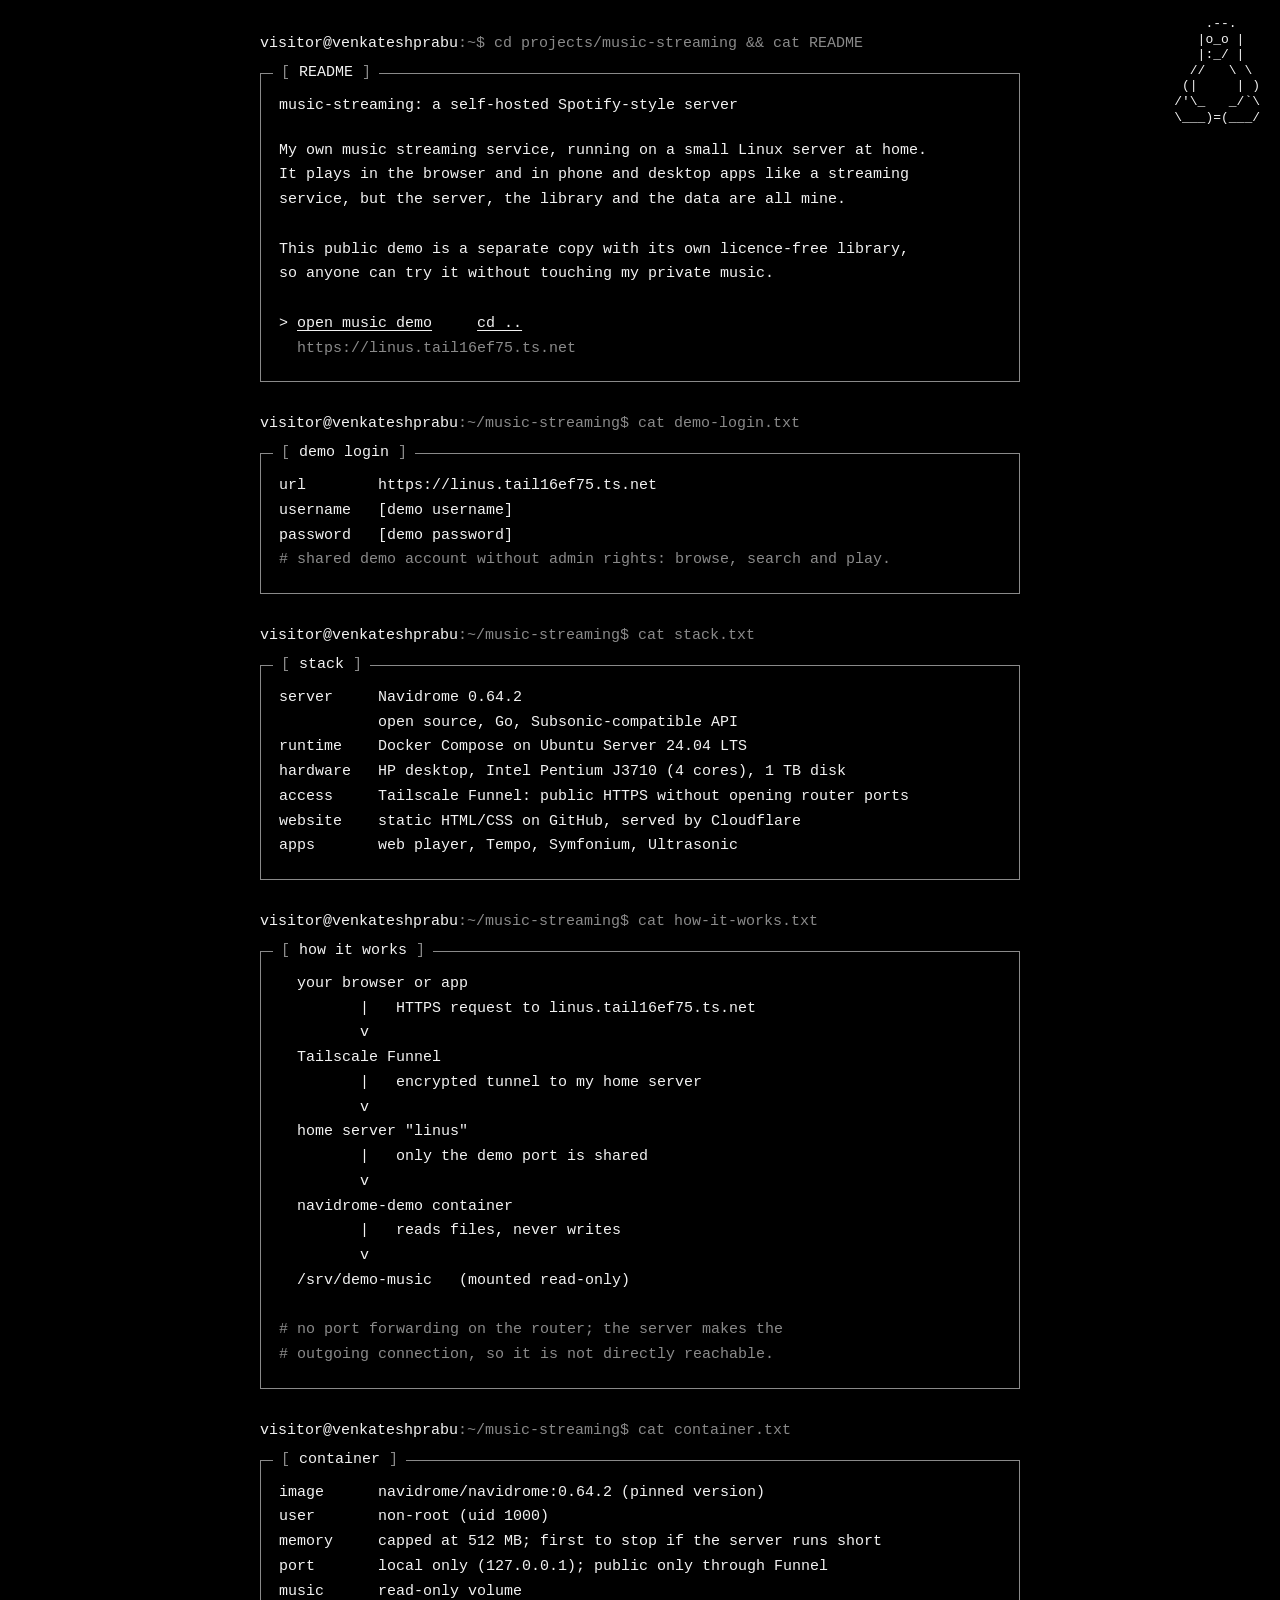
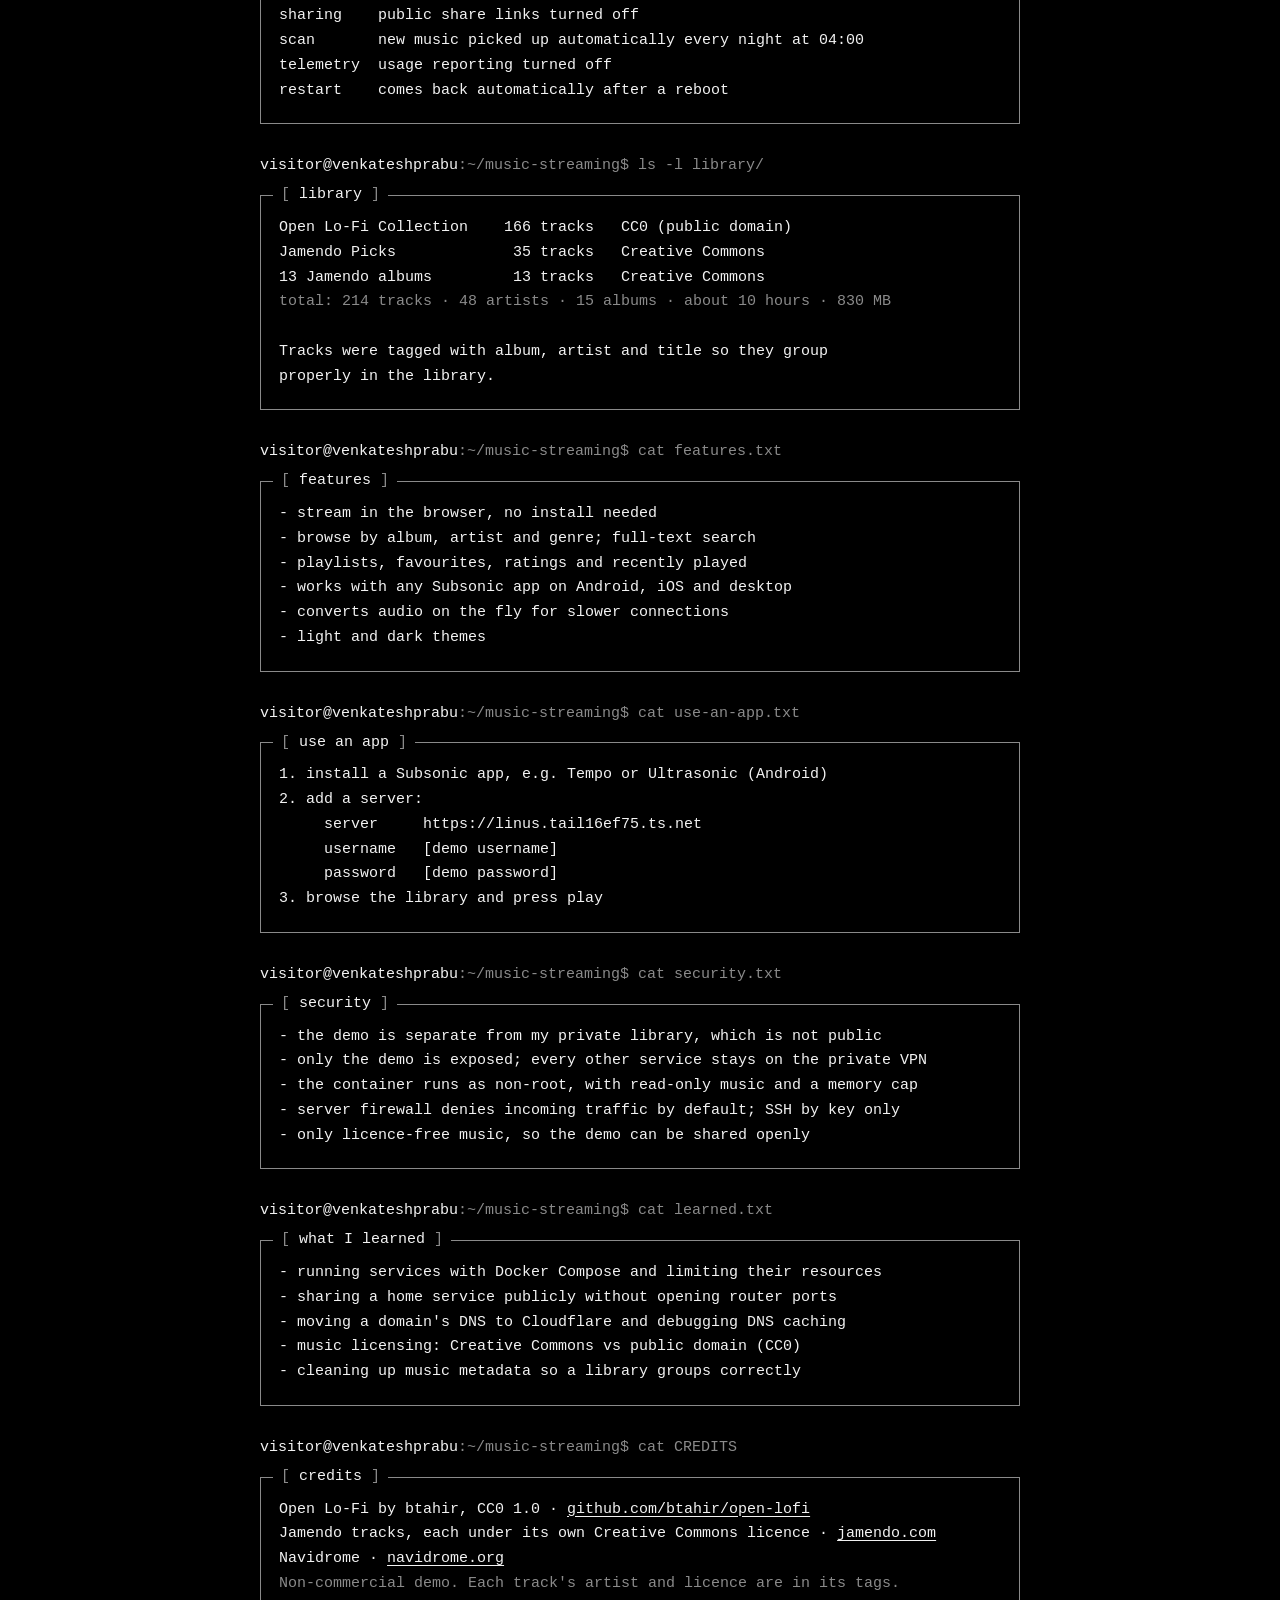
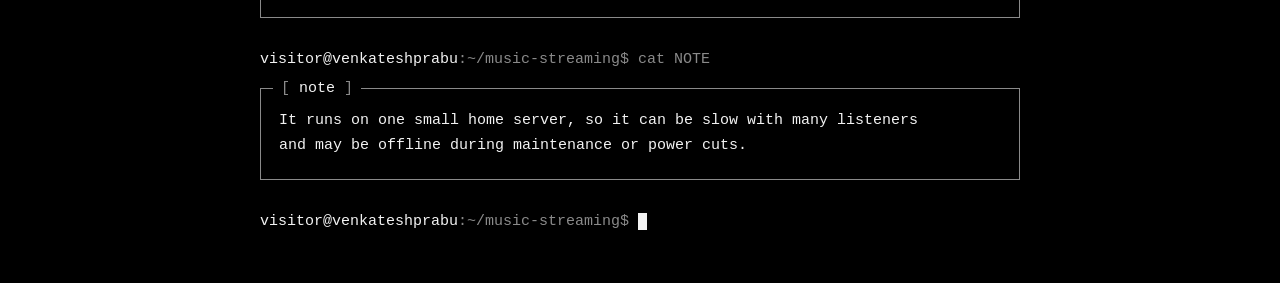
<file: music/index.html>
<!doctype html>
<html lang="en">
<head>
  <meta charset="utf-8">
  <meta name="viewport" content="width=device-width, initial-scale=1">
  <title>Music streaming · Venkatesh Prabu</title>
  <meta name="description" content="Self-hosted music streaming with Navidrome on a Linux home server, with a public demo.">
  <link rel="stylesheet" href="/style.css">
</head>
<body>
<pre class="tux" aria-label="Tux, the Linux penguin">    .--.
   |o_o |
   |:_/ |
  //   \ \
 (|     | )
/'\_   _/`\
\___)=(___/</pre>

<main>
<div class="prompt"><b>visitor@venkateshprabu</b>:~$ cd projects/music-streaming && cat README</div>
<section class="box">
  <h2>README</h2>
  <h1 class="out">music-streaming: a self-hosted Spotify-style server</h1>
  <p class="out">My own music streaming service, running on a small Linux server at home.
It plays in the browser and in phone and desktop apps like a streaming
service, but the server, the library and the data are all mine.

This public demo is a separate copy with its own licence-free library,
so anyone can try it without touching my private music.

&gt; <a href="https://linus.tail16ef75.ts.net/" target="_blank" rel="noopener">open music demo</a>     <a href="/">cd ..</a>
<span class="dim">  https://linus.tail16ef75.ts.net</span></p>
</section>

<div class="prompt"><b>visitor@venkateshprabu</b>:~/music-streaming$ cat demo-login.txt</div>
<section class="box">
  <h2>demo login</h2>
  <p class="out">url        https://linus.tail16ef75.ts.net
username   [demo username]
password   [demo password]
<span class="dim"># shared demo account without admin rights: browse, search and play.</span></p>
</section>

<div class="prompt"><b>visitor@venkateshprabu</b>:~/music-streaming$ cat stack.txt</div>
<section class="box">
  <h2>stack</h2>
  <p class="out">server     Navidrome 0.64.2
           open source, Go, Subsonic-compatible API
runtime    Docker Compose on Ubuntu Server 24.04 LTS
hardware   HP desktop, Intel Pentium J3710 (4 cores), 1 TB disk
access     Tailscale Funnel: public HTTPS without opening router ports
website    static HTML/CSS on GitHub, served by Cloudflare
apps       web player, Tempo, Symfonium, Ultrasonic</p>
</section>

<div class="prompt"><b>visitor@venkateshprabu</b>:~/music-streaming$ cat how-it-works.txt</div>
<section class="box">
  <h2>how it works</h2>
  <p class="out">  your browser or app
         |   HTTPS request to linus.tail16ef75.ts.net
         v
  Tailscale Funnel
         |   encrypted tunnel to my home server
         v
  home server "linus"
         |   only the demo port is shared
         v
  navidrome-demo container
         |   reads files, never writes
         v
  /srv/demo-music   (mounted read-only)

<span class="dim"># no port forwarding on the router; the server makes the
# outgoing connection, so it is not directly reachable.</span></p>
</section>

<div class="prompt"><b>visitor@venkateshprabu</b>:~/music-streaming$ cat container.txt</div>
<section class="box">
  <h2>container</h2>
  <p class="out">image      navidrome/navidrome:0.64.2 (pinned version)
user       non-root (uid 1000)
memory     capped at 512 MB; first to stop if the server runs short
port       local only (127.0.0.1); public only through Funnel
music      read-only volume
sharing    public share links turned off
scan       new music picked up automatically every night at 04:00
telemetry  usage reporting turned off
restart    comes back automatically after a reboot</p>
</section>

<div class="prompt"><b>visitor@venkateshprabu</b>:~/music-streaming$ ls -l library/</div>
<section class="box">
  <h2>library</h2>
  <p class="out">Open Lo-Fi Collection    166 tracks   CC0 (public domain)
Jamendo Picks             35 tracks   Creative Commons
13 Jamendo albums         13 tracks   Creative Commons
<span class="dim">total: 214 tracks · 48 artists · 15 albums · about 10 hours · 830 MB</span>

Tracks were tagged with album, artist and title so they group
properly in the library.</p>
</section>

<div class="prompt"><b>visitor@venkateshprabu</b>:~/music-streaming$ cat features.txt</div>
<section class="box">
  <h2>features</h2>
  <p class="out">- stream in the browser, no install needed
- browse by album, artist and genre; full-text search
- playlists, favourites, ratings and recently played
- works with any Subsonic app on Android, iOS and desktop
- converts audio on the fly for slower connections
- light and dark themes</p>
</section>

<div class="prompt"><b>visitor@venkateshprabu</b>:~/music-streaming$ cat use-an-app.txt</div>
<section class="box">
  <h2>use an app</h2>
  <p class="out">1. install a Subsonic app, e.g. Tempo or Ultrasonic (Android)
2. add a server:
     server     https://linus.tail16ef75.ts.net
     username   [demo username]
     password   [demo password]
3. browse the library and press play</p>
</section>

<div class="prompt"><b>visitor@venkateshprabu</b>:~/music-streaming$ cat security.txt</div>
<section class="box">
  <h2>security</h2>
  <p class="out">- the demo is separate from my private library, which is not public
- only the demo is exposed; every other service stays on the private VPN
- the container runs as non-root, with read-only music and a memory cap
- server firewall denies incoming traffic by default; SSH by key only
- only licence-free music, so the demo can be shared openly</p>
</section>

<div class="prompt"><b>visitor@venkateshprabu</b>:~/music-streaming$ cat learned.txt</div>
<section class="box">
  <h2>what I learned</h2>
  <p class="out">- running services with Docker Compose and limiting their resources
- sharing a home service publicly without opening router ports
- moving a domain's DNS to Cloudflare and debugging DNS caching
- music licensing: Creative Commons vs public domain (CC0)
- cleaning up music metadata so a library groups correctly</p>
</section>

<div class="prompt"><b>visitor@venkateshprabu</b>:~/music-streaming$ cat CREDITS</div>
<section class="box">
  <h2>credits</h2>
  <p class="out">Open Lo-Fi by btahir, CC0 1.0 · <a href="https://github.com/btahir/open-lofi" target="_blank" rel="noopener">github.com/btahir/open-lofi</a>
Jamendo tracks, each under its own Creative Commons licence · <a href="https://www.jamendo.com" target="_blank" rel="noopener">jamendo.com</a>
Navidrome · <a href="https://www.navidrome.org" target="_blank" rel="noopener">navidrome.org</a>
<span class="dim">Non-commercial demo. Each track's artist and licence are in its tags.</span></p>
</section>

<div class="prompt"><b>visitor@venkateshprabu</b>:~/music-streaming$ cat NOTE</div>
<section class="box">
  <h2>note</h2>
  <p class="out">It runs on one small home server, so it can be slow with many listeners
and may be offline during maintenance or power cuts.</p>
</section>

<div class="prompt"><b>visitor@venkateshprabu</b>:~/music-streaming$ <span class="cursor" aria-hidden="true"></span></div>
</main>
</body>
</html>
</file>
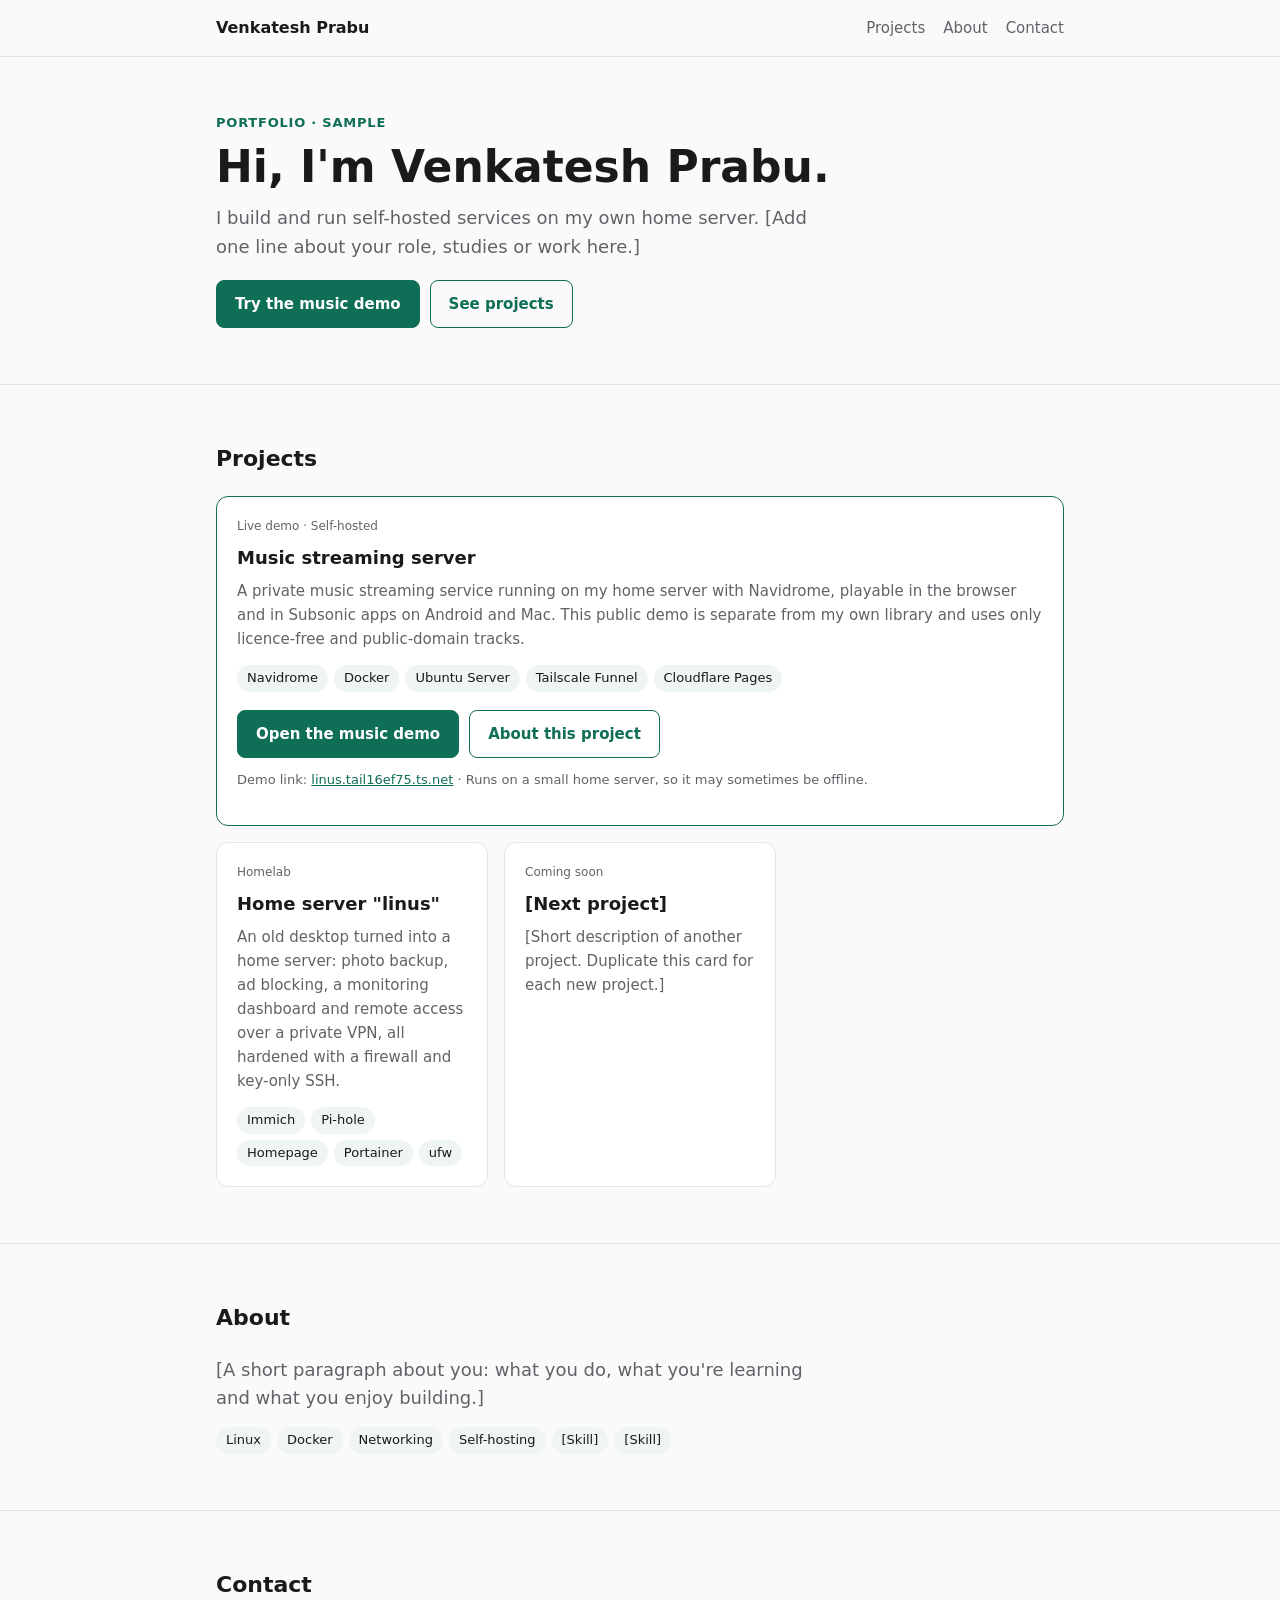
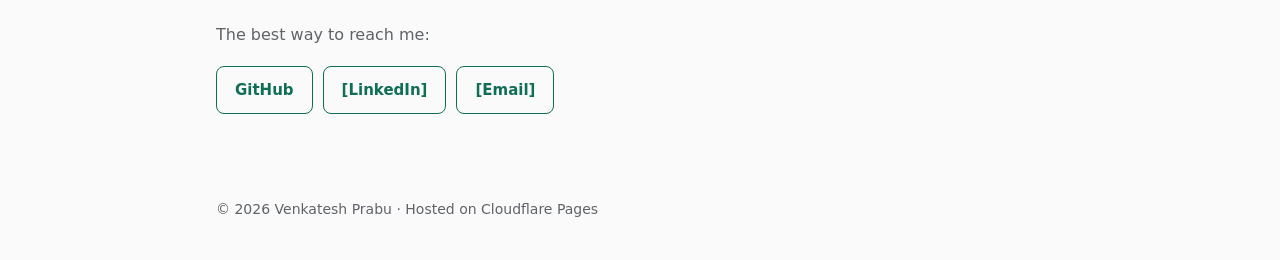
<file: index-cards.html>
<!doctype html>
<html lang="en">
<head>
  <meta charset="utf-8">
  <meta name="viewport" content="width=device-width, initial-scale=1">
  <title>Venkatesh Prabu</title>
  <meta name="description" content="Venkatesh Prabu: self-hosting, homelab and web projects.">
  <!-- SAMPLE PORTFOLIO: placeholder text is marked with [brackets]. Replace it when the full design is ready. -->
  <style>
    :root {
      color-scheme: light dark;
      --bg: #fafafa; --surface: #ffffff; --fg: #1a1a1a; --muted: #5f6368;
      --line: #e4e4e4; --accent: #0f6e56; --accent-fg: #ffffff; --chip: #eef5f2;
    }
    @media (prefers-color-scheme: dark) {
      :root { --bg: #0f1112; --surface: #171a1b; --fg: #ececec; --muted: #a3a8ab;
              --line: #2a2e30; --accent: #5dcaa5; --accent-fg: #0b1f19; --chip: #1d2a26; }
    }
    * { box-sizing: border-box; }
    html { scroll-behavior: smooth; }
    body { margin: 0; font-family: system-ui, -apple-system, "Segoe UI", sans-serif;
           background: var(--bg); color: var(--fg); line-height: 1.6; }
    a { color: var(--accent); }
    .wrap { max-width: 880px; margin: 0 auto; padding: 0 16px; }

    header { position: sticky; top: 0; z-index: 10; background: var(--bg);
             border-bottom: 1px solid var(--line); }
    header .wrap { display: flex; align-items: center; justify-content: space-between;
                   gap: 12px; height: 56px; }
    .brand { font-weight: 600; text-decoration: none; color: var(--fg); }
    nav { display: flex; gap: 18px; }
    nav a { color: var(--muted); text-decoration: none; font-size: 15px; }
    nav a:hover { color: var(--fg); }

    section { padding: 56px 0; border-bottom: 1px solid var(--line); }
    section:last-of-type { border-bottom: 0; }
    h1 { font-size: clamp(30px, 6vw, 44px); line-height: 1.15; margin: 0 0 12px; font-weight: 650; }
    h2 { font-size: 22px; margin: 0 0 20px; font-weight: 600; }
    h3 { font-size: 18px; margin: 0 0 6px; font-weight: 600; }
    p { margin: 0 0 14px; }
    .lead { font-size: 18px; color: var(--muted); max-width: 620px; }
    .eyebrow { font-size: 13px; letter-spacing: .06em; text-transform: uppercase;
               color: var(--accent); font-weight: 600; margin-bottom: 8px; }

    .btn { display: inline-block; padding: 11px 18px; border-radius: 8px; font-weight: 550;
           text-decoration: none; font-size: 15px; border: 1px solid var(--accent); }
    .btn-primary { background: var(--accent); color: var(--accent-fg); }
    .btn-ghost { color: var(--accent); background: transparent; }
    .actions { display: flex; flex-wrap: wrap; gap: 10px; margin-top: 18px; }

    .grid { display: grid; gap: 16px; grid-template-columns: repeat(auto-fit, minmax(250px, 1fr)); }
    .card { background: var(--surface); border: 1px solid var(--line); border-radius: 12px; padding: 20px; }
    .card p { color: var(--muted); font-size: 15px; }
    .featured { grid-column: 1 / -1; border-color: var(--accent); }
    .tag { font-size: 12px; color: var(--muted); margin-bottom: 8px; }
    .chips { display: flex; flex-wrap: wrap; gap: 6px; margin: 10px 0 0; padding: 0; list-style: none; }
    .chips li { background: var(--chip); color: var(--fg); font-size: 13px; padding: 3px 10px; border-radius: 999px; }
    .muted { color: var(--muted); }
    footer { padding: 28px 0 40px; color: var(--muted); font-size: 14px; }

    @media (max-width: 520px) { nav { gap: 12px; } nav a { font-size: 14px; } section { padding: 40px 0; } }
  </style>
</head>
<body>
  <header>
    <div class="wrap">
      <a class="brand" href="#top">Venkatesh Prabu</a>
      <nav>
        <a href="#projects">Projects</a>
        <a href="#about">About</a>
        <a href="#contact">Contact</a>
      </nav>
    </div>
  </header>

  <main id="top">
    <section>
      <div class="wrap">
        <div class="eyebrow">Portfolio · sample</div>
        <h1>Hi, I'm Venkatesh Prabu.</h1>
        <p class="lead">I build and run self-hosted services on my own home server. [Add one line about your role, studies or work here.]</p>
        <div class="actions">
          <a class="btn btn-primary" href="#music">Try the music demo</a>
          <a class="btn btn-ghost" href="#projects">See projects</a>
        </div>
      </div>
    </section>

    <section id="projects">
      <div class="wrap">
        <h2>Projects</h2>
        <div class="grid">

          <article class="card featured" id="music">
            <div class="tag">Live demo · Self-hosted</div>
            <h3>Music streaming server</h3>
            <p>A private music streaming service running on my home server with Navidrome, playable in the browser and in Subsonic apps on Android and Mac. This public demo is separate from my own library and uses only licence-free and public-domain tracks.</p>
            <ul class="chips">
              <li>Navidrome</li><li>Docker</li><li>Ubuntu Server</li><li>Tailscale Funnel</li><li>Cloudflare Pages</li>
            </ul>
            <div class="actions">
              <a class="btn btn-primary" href="https://linus.tail16ef75.ts.net/" target="_blank" rel="noopener">Open the music demo</a>
              <a class="btn btn-ghost" href="/music/">About this project</a>
            </div>
            <p class="muted" style="margin-top:12px;font-size:13px">Demo link: <a href="https://linus.tail16ef75.ts.net/" target="_blank" rel="noopener">linus.tail16ef75.ts.net</a> · Runs on a small home server, so it may sometimes be offline.</p>
          </article>

          <article class="card">
            <div class="tag">Homelab</div>
            <h3>Home server "linus"</h3>
            <p>An old desktop turned into a home server: photo backup, ad blocking, a monitoring dashboard and remote access over a private VPN, all hardened with a firewall and key-only SSH.</p>
            <ul class="chips"><li>Immich</li><li>Pi-hole</li><li>Homepage</li><li>Portainer</li><li>ufw</li></ul>
          </article>

          <article class="card">
            <div class="tag">Coming soon</div>
            <h3>[Next project]</h3>
            <p>[Short description of another project. Duplicate this card for each new project.]</p>
          </article>

        </div>
      </div>
    </section>

    <section id="about">
      <div class="wrap">
        <h2>About</h2>
        <p class="lead">[A short paragraph about you: what you do, what you're learning and what you enjoy building.]</p>
        <ul class="chips">
          <li>Linux</li><li>Docker</li><li>Networking</li><li>Self-hosting</li><li>[Skill]</li><li>[Skill]</li>
        </ul>
      </div>
    </section>

    <section id="contact">
      <div class="wrap">
        <h2>Contact</h2>
        <p class="muted">The best way to reach me:</p>
        <div class="actions">
          <a class="btn btn-ghost" href="https://github.com/venkateshprabu08" target="_blank" rel="noopener">GitHub</a>
          <a class="btn btn-ghost" href="#">[LinkedIn]</a>
          <a class="btn btn-ghost" href="#">[Email]</a>
        </div>
      </div>
    </section>
  </main>

  <footer>
    <div class="wrap">© 2026 Venkatesh Prabu · Hosted on Cloudflare Pages</div>
  </footer>
</body>
</html>
</file>
<file: style.css>
/* Shared terminal theme for venkateshprabu.me */
:root { color-scheme: dark; --bg: #000; --fg: #f2f2f2; --dim: #8a8a8a; }
* { box-sizing: border-box; }
html, body { margin: 0; background: var(--bg); color: var(--fg); }
body { font: 15px/1.65 ui-monospace, "SF Mono", Menlo, Consolas, "Liberation Mono", monospace;
       min-height: 100vh; padding: 32px 16px 48px; }
main { max-width: 760px; margin: 0 auto; }

.tux { position: absolute; top: 16px; right: 20px; margin: 0; color: var(--fg);
       font-size: 13px; line-height: 1.2; user-select: none; }

.prompt { color: var(--dim); }
.prompt b { color: var(--fg); font-weight: 400; }
.out { margin: 0 0 20px; white-space: pre-wrap; }
.dim { color: var(--dim); }
h1, h2 { font: inherit; margin: 0; }

/* Boxed sections: a thin frame with the title sitting in the top border, like a terminal window */
.box { position: relative; border: 1px solid var(--dim); padding: 20px 18px 6px; margin: 16px 0 30px; }
.box > h2 { position: absolute; top: -0.85em; left: 12px; padding: 0 8px; background: var(--bg); color: var(--fg); }
.box > h2::before { content: "[ "; color: var(--dim); }
.box > h2::after { content: " ]"; color: var(--dim); }
.box .out:last-child { margin-bottom: 14px; }

/* Bottom-right digital watch 7-segment LED clock widget */
.clock-widget {
  position: fixed;
  bottom: 18px;
  right: 20px;
  display: flex;
  flex-direction: column;
  gap: 10px;
  font-size: 13px;
  padding: 12px 16px;
  border: 1px solid var(--dim);
  background: var(--bg);
  color: var(--fg);
  z-index: 100;
  pointer-events: none;
}

.clock-row {
  display: flex;
  align-items: center;
  gap: 12px;
}

.clock-label {
  width: 32px;
  font-weight: 700;
  font-size: 13px;
  color: var(--fg);
}

/* Individual slanted digital-watch 7-segment LED cells */
.led-display {
  display: inline-flex;
  align-items: center;
  gap: 3px;
  font-family: "DSEG7-Classic", ui-monospace, monospace;
  font-weight: 700;
  font-style: italic;
  font-size: 22px;
  line-height: 1;
}

.led-cell {
  position: relative;
  display: inline-flex;
  align-items: center;
  justify-content: center;
  padding: 4px 5px;
  background: #0b0b0b;
  border: 1px solid #222;
}

.led-ghost {
  color: #1e1e1e;
  user-select: none;
}

.led-val {
  position: absolute;
  color: var(--fg);
  text-shadow: 0 0 8px rgba(242, 242, 242, 0.55);
}

.led-colon {
  color: var(--fg);
  padding: 0 1px;
  text-shadow: 0 0 8px rgba(242, 242, 242, 0.55);
}

.clock-utc {
  font-size: 12px;
}

a { color: var(--fg); text-decoration: underline; text-underline-offset: 3px; }
a:hover, a:focus-visible { background: var(--fg); color: var(--bg); text-decoration: none; outline: none; }

.cursor { display: inline-block; width: .6em; height: 1.1em; background: var(--fg); vertical-align: text-bottom; }
@media (prefers-reduced-motion: no-preference) {
  .cursor { animation: blink 1s steps(1) infinite; }
  @keyframes blink { 50% { opacity: 0; } }
}

@media (max-width: 960px) {
  .tux { position: static; margin: 0 0 24px auto; width: max-content; }
  .clock-widget { position: static; margin: 24px auto 0; max-width: 760px; width: fit-content; }
}
@media (max-width: 640px) {
  body { font-size: 13px; padding-top: 20px; }
  .out { overflow-wrap: anywhere; }
  .box { padding: 18px 12px 4px; }
  .led-display { font-size: 18px; }
}
</file>
